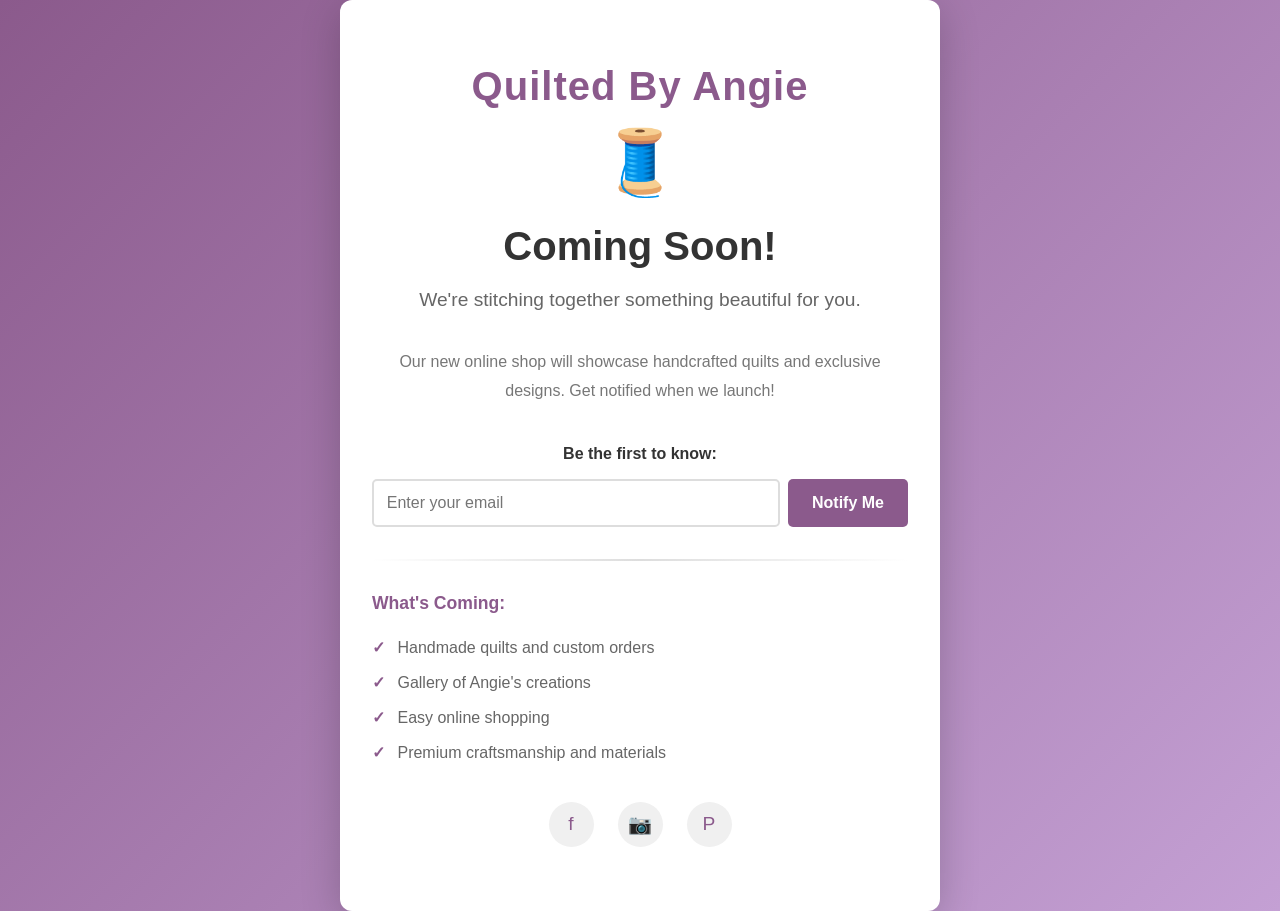
<file: index.html>
<!DOCTYPE html>
<html lang="en">
<head>
    <meta charset="UTF-8">
    <meta name="viewport" content="width=device-width, initial-scale=1.0">
    <title>Coming Soon - Quilted By Angie</title>
    <style>
        * {
            margin: 0;
            padding: 0;
            box-sizing: border-box;
        }

        body {
            font-family: 'Segoe UI', Tahoma, Geneva, Verdana, sans-serif;
            background: linear-gradient(135deg, #8b5a8c 0%, #c4a0d4 100%);
            min-height: 100vh;
            display: flex;
            align-items: center;
            justify-content: center;
            color: #333;
        }

        .container {
            text-align: center;
            background: white;
            padding: 4rem 2rem;
            border-radius: 12px;
            box-shadow: 0 10px 40px rgba(0, 0, 0, 0.2);
            max-width: 600px;
            width: 90%;
        }

        .logo {
            font-size: 2.5rem;
            color: #8b5a8c;
            font-weight: 700;
            letter-spacing: 1px;
            margin-bottom: 1rem;
        }

        .construction-icon {
            font-size: 4rem;
            margin-bottom: 1.5rem;
        }

        h1 {
            font-size: 2.5rem;
            color: #333;
            margin-bottom: 1rem;
            font-weight: 700;
        }

        .subtitle {
            font-size: 1.2rem;
            color: #666;
            margin-bottom: 2rem;
            line-height: 1.6;
        }

        .description {
            font-size: 1rem;
            color: #777;
            margin-bottom: 2.5rem;
            line-height: 1.8;
        }

        .newsletter {
            margin-bottom: 2rem;
        }

        .newsletter-label {
            display: block;
            font-weight: 600;
            margin-bottom: 1rem;
            color: #333;
        }

        .email-form {
            display: flex;
            gap: 0.5rem;
            margin-bottom: 1.5rem;
        }

        .email-form input {
            flex: 1;
            padding: 0.8rem;
            border: 2px solid #ddd;
            border-radius: 5px;
            font-size: 1rem;
            font-family: inherit;
        }

        .email-form input:focus {
            outline: none;
            border-color: #8b5a8c;
            box-shadow: 0 0 5px rgba(139, 90, 140, 0.2);
        }

        .btn {
            padding: 0.8rem 1.5rem;
            background-color: #8b5a8c;
            color: white;
            border: none;
            border-radius: 5px;
            font-size: 1rem;
            font-weight: 600;
            cursor: pointer;
            transition: all 0.3s;
        }

        .btn:hover {
            background-color: #6b4a6c;
            transform: translateY(-2px);
            box-shadow: 0 5px 15px rgba(0, 0, 0, 0.2);
        }

        .message {
            display: none;
            padding: 1rem;
            border-radius: 5px;
            margin-bottom: 1rem;
            font-weight: 600;
        }

        .message.success {
            background-color: #d4edda;
            color: #155724;
            display: block;
        }

        .message.error {
            background-color: #f8d7da;
            color: #721c24;
            display: block;
        }

        .divider {
            height: 2px;
            background: linear-gradient(to right, transparent, #ddd, transparent);
            margin: 2rem 0;
        }

        .features {
            text-align: left;
            margin-top: 2rem;
        }

        .features h3 {
            font-size: 1.1rem;
            color: #8b5a8c;
            margin-bottom: 1rem;
        }

        .features ul {
            list-style: none;
        }

        .features li {
            padding: 0.5rem 0;
            color: #666;
        }

        .features li:before {
            content: "✓ ";
            color: #8b5a8c;
            font-weight: bold;
            margin-right: 0.5rem;
        }

        .social-links {
            margin-top: 2rem;
            display: flex;
            justify-content: center;
            gap: 1.5rem;
        }

        .social-links a {
            width: 45px;
            height: 45px;
            display: flex;
            align-items: center;
            justify-content: center;
            background-color: #f0f0f0;
            color: #8b5a8c;
            border-radius: 50%;
            text-decoration: none;
            font-size: 1.2rem;
            transition: all 0.3s;
        }

        .social-links a:hover {
            background-color: #8b5a8c;
            color: white;
            transform: translateY(-3px);
        }

        @media (max-width: 600px) {
            .container {
                padding: 2rem 1.5rem;
            }

            h1 {
                font-size: 1.8rem;
            }

            .logo {
                font-size: 1.8rem;
            }

            .construction-icon {
                font-size: 3rem;
            }

            .email-form {
                flex-direction: column;
            }
        }
    </style>
</head>
<body>
    <div class="container">
        <div class="logo">Quilted By Angie</div>
        <div class="construction-icon">🧵</div>
        
        <h1>Coming Soon!</h1>
        <p class="subtitle">We're stitching together something beautiful for you.</p>
        
        <p class="description">
            Our new online shop will showcase handcrafted quilts and exclusive designs. 
            Get notified when we launch!
        </p>

        <div class="newsletter">
            <label class="newsletter-label">Be the first to know:</label>
            <div id="message" class="message"></div>
            <form id="notifyForm" class="email-form">
                <input 
                    type="email" 
                    id="email" 
                    placeholder="Enter your email" 
                    required
                    autocomplete="email"
                >
                <button type="submit" class="btn">Notify Me</button>
            </form>
        </div>

        <div class="divider"></div>

        <div class="features">
            <h3>What's Coming:</h3>
            <ul>
                <li>Handmade quilts and custom orders</li>
                <li>Gallery of Angie's creations</li>
                <li>Easy online shopping</li>
                <li>Premium craftsmanship and materials</li>
            </ul>
        </div>

        <div class="social-links">
            <a href="#" title="Facebook">f</a>
            <a href="#" title="Instagram">📷</a>
            <a href="#" title="Pinterest">P</a>
        </div>
    </div>

    <script>
        document.getElementById('notifyForm').addEventListener('submit', (e) => {
            e.preventDefault();
            
            const email = document.getElementById('email').value;
            const message = document.getElementById('message');
            
            let subscribers = JSON.parse(localStorage.getItem('subscribers')) || [];
            
            if (subscribers.includes(email)) {
                message.textContent = 'You\'re already on our list!';
                message.className = 'message error';
            } else {
                subscribers.push(email);
                localStorage.setItem('subscribers', JSON.stringify(subscribers));
                
                message.textContent = '✓ Thanks! Check your email for updates.';
                message.className = 'message success';
                
                document.getElementById('notifyForm').reset();
                
                setTimeout(() => {
                    message.className = 'message';
                }, 5000);
            }
        });
    </script>
</body>
</html>
</file>
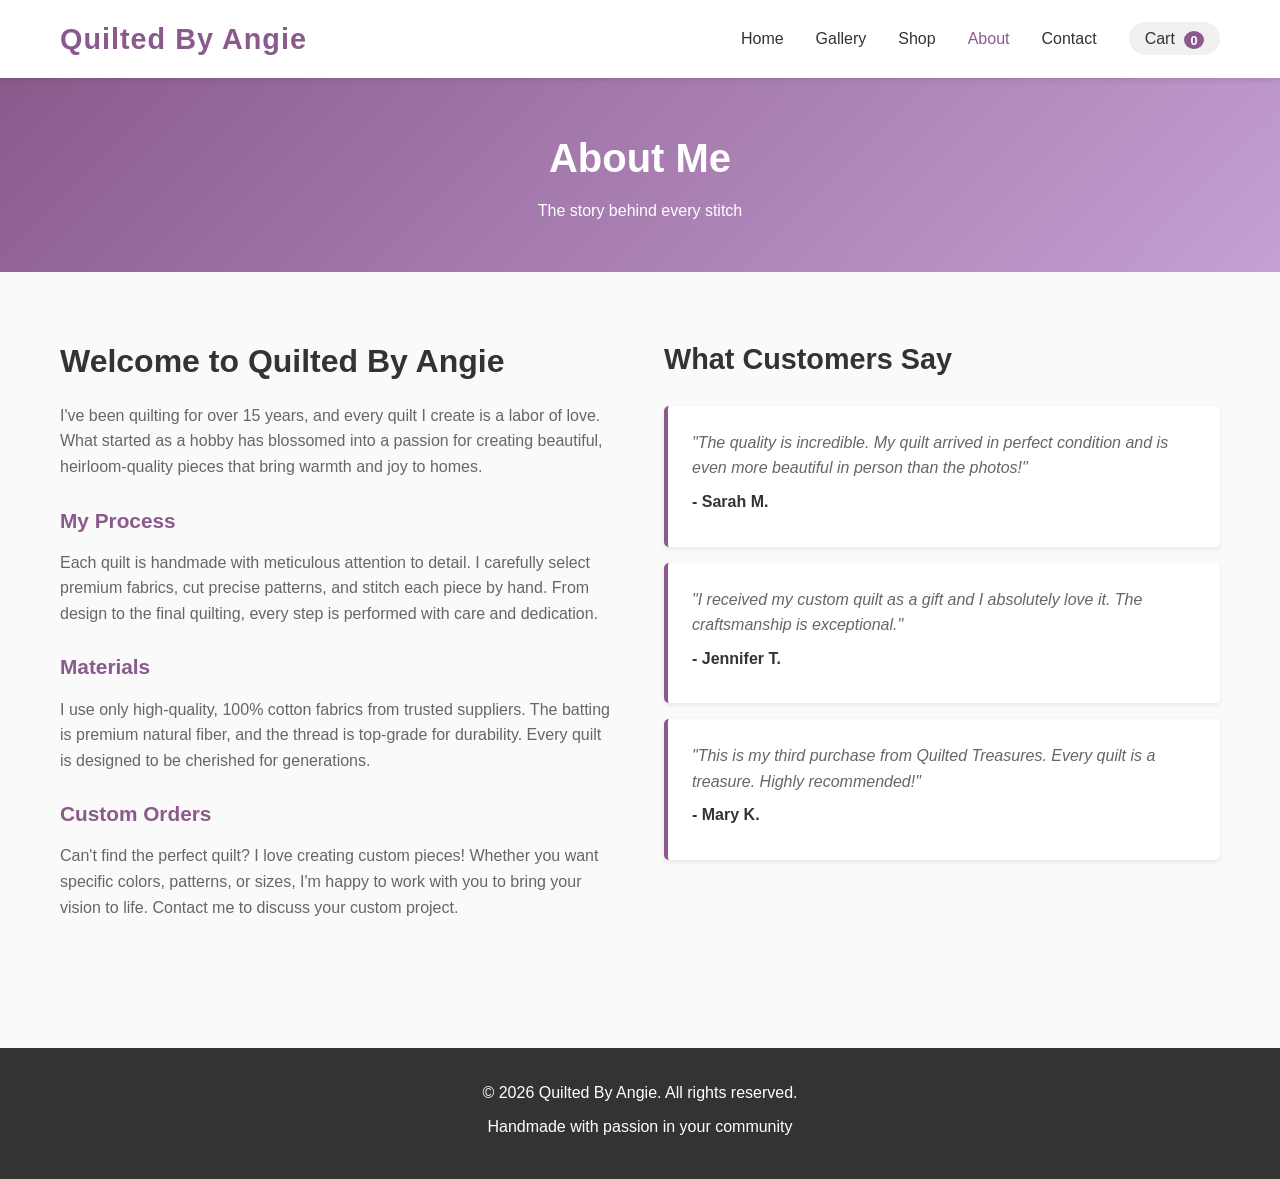
<file: about.html>
<!DOCTYPE html>
<html lang="en">
<head>
    <meta charset="UTF-8">
    <meta name="viewport" content="width=device-width, initial-scale=1.0">
    <title>About - Quilted By Angie</title>
    <link rel="stylesheet" href="styles.css">
</head>
<body>
    <nav class="navbar">
        <div class="container">
            <h1 class="logo">Quilted By Angie</h1>
            <ul class="nav-links">
                <li><a href="index.html">Home</a></li>
                <li><a href="gallery.html">Gallery</a></li>
                <li><a href="shop.html">Shop</a></li>
                <li><a href="about.html" class="active">About</a></li>
                <li><a href="contact.html">Contact</a></li>
                <li><a href="#cart" class="cart-link">Cart <span class="cart-count">0</span></a></li>
            </ul>
        </div>
    </nav>

    <section class="page-header">
        <h1>About Me</h1>
        <p>The story behind every stitch</p>
    </section>

    <section class="about">
        <div class="container">
            <div class="about-content">
                <div class="about-text">
                    <h2>Welcome to Quilted By Angie</h2>
                    <p>I've been quilting for over 15 years, and every quilt I create is a labor of love. What started as a hobby has blossomed into a passion for creating beautiful, heirloom-quality pieces that bring warmth and joy to homes.</p>
                    
                    <h3>My Process</h3>
                    <p>Each quilt is handmade with meticulous attention to detail. I carefully select premium fabrics, cut precise patterns, and stitch each piece by hand. From design to the final quilting, every step is performed with care and dedication.</p>
                    
                    <h3>Materials</h3>
                    <p>I use only high-quality, 100% cotton fabrics from trusted suppliers. The batting is premium natural fiber, and the thread is top-grade for durability. Every quilt is designed to be cherished for generations.</p>
                    
                    <h3>Custom Orders</h3>
                    <p>Can't find the perfect quilt? I love creating custom pieces! Whether you want specific colors, patterns, or sizes, I'm happy to work with you to bring your vision to life. Contact me to discuss your custom project.</p>
                </div>

                <div class="testimonials">
                    <h2>What Customers Say</h2>
                    <div class="testimonial">
                        <p>"The quality is incredible. My quilt arrived in perfect condition and is even more beautiful in person than the photos!"</p>
                        <p class="author">- Sarah M.</p>
                    </div>
                    <div class="testimonial">
                        <p>"I received my custom quilt as a gift and I absolutely love it. The craftsmanship is exceptional."</p>
                        <p class="author">- Jennifer T.</p>
                    </div>
                    <div class="testimonial">
                        <p>"This is my third purchase from Quilted Treasures. Every quilt is a treasure. Highly recommended!"</p>
                        <p class="author">- Mary K.</p>
                    </div>
                </div>
            </div>
        </div>
    </section>

    <footer>
        <div class="container">
            <p>&copy; 2026 Quilted By Angie. All rights reserved.</p>
            <p>Handmade with passion in your community</p>
        </div>
    </footer>

    <script src="data.js"></script>
    <script src="app.js"></script>
</body>
</html>
</file>
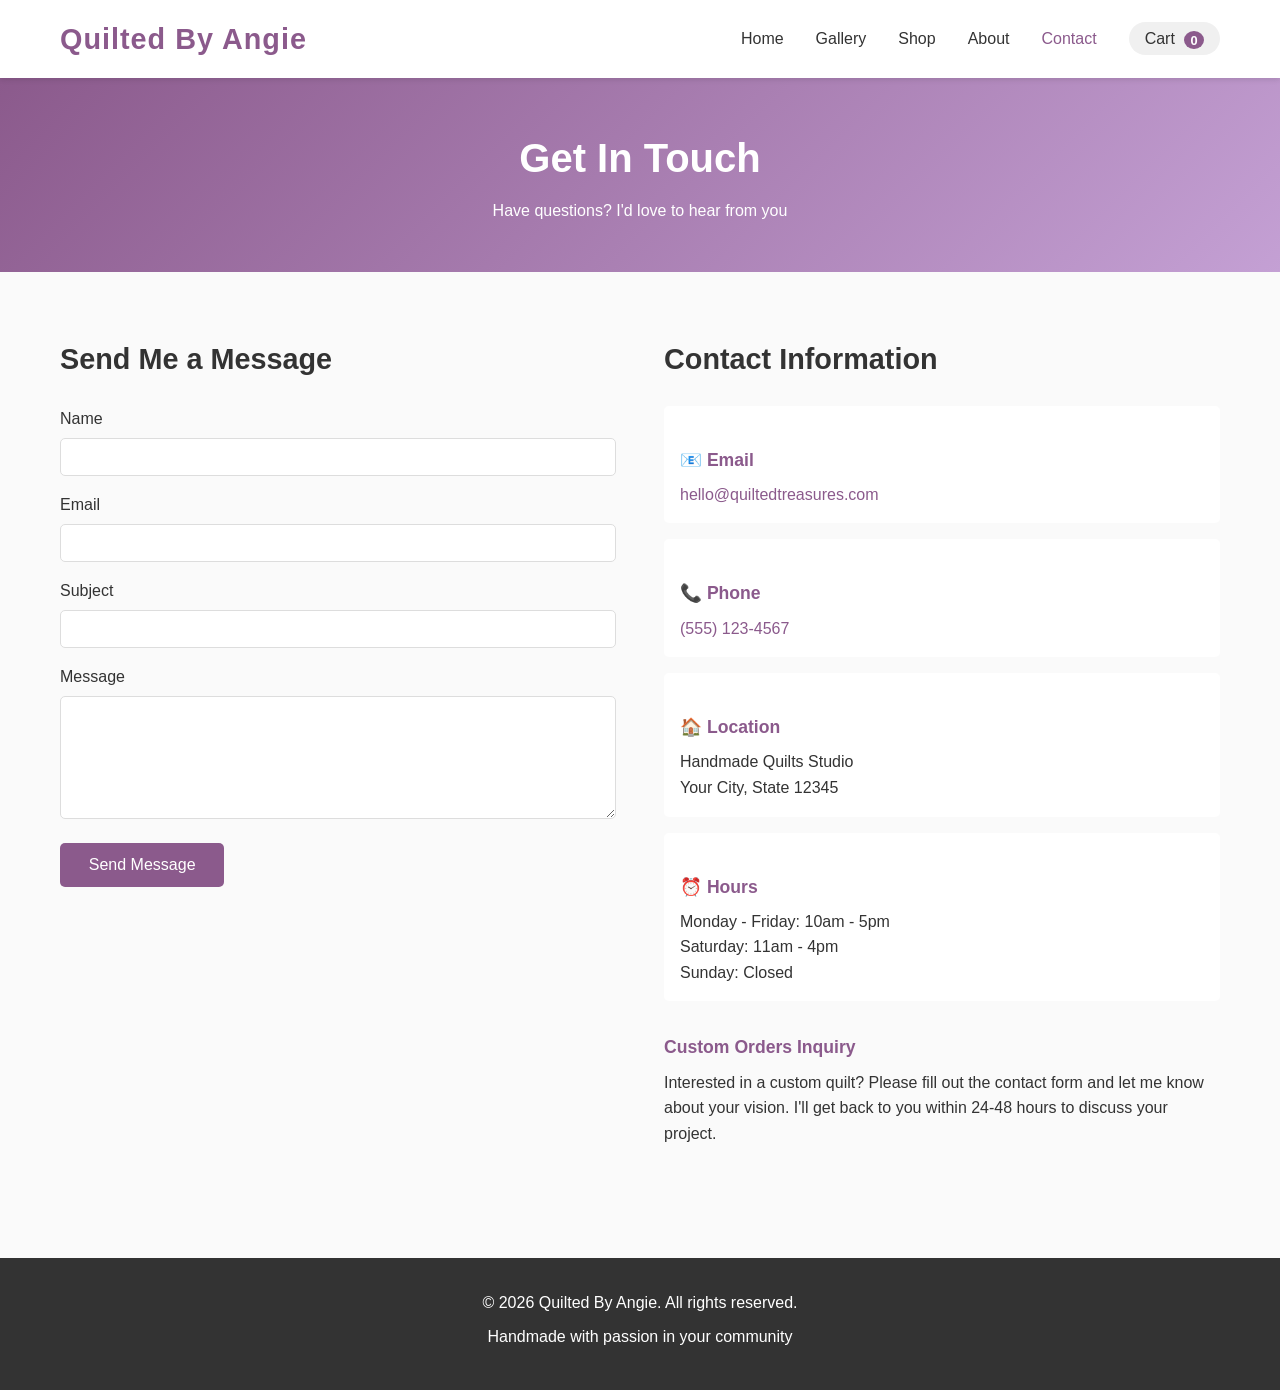
<file: contact.html>
<!DOCTYPE html>
<html lang="en">
<head>
    <meta charset="UTF-8">
    <meta name="viewport" content="width=device-width, initial-scale=1.0">
    <title>Contact - Quilted By Angie</title>
    <link rel="stylesheet" href="styles.css">
</head>
<body>
    <nav class="navbar">
        <div class="container">
            <h1 class="logo">Quilted By Angie</h1>
            <ul class="nav-links">
                <li><a href="index.html">Home</a></li>
                <li><a href="gallery.html">Gallery</a></li>
                <li><a href="shop.html">Shop</a></li>
                <li><a href="about.html">About</a></li>
                <li><a href="contact.html" class="active">Contact</a></li>
                <li><a href="#cart" class="cart-link">Cart <span class="cart-count">0</span></a></li>
            </ul>
        </div>
    </nav>

    <section class="page-header">
        <h1>Get In Touch</h1>
        <p>Have questions? I'd love to hear from you</p>
    </section>

    <section class="contact">
        <div class="container">
            <div class="contact-layout">
                <div class="contact-form">
                    <h2>Send Me a Message</h2>
                    <form id="contactForm">
                        <div class="form-group">
                            <label>Name</label>
                            <input type="text" id="contactName" required>
                        </div>
                        <div class="form-group">
                            <label>Email</label>
                            <input type="email" id="contactEmail" required>
                        </div>
                        <div class="form-group">
                            <label>Subject</label>
                            <input type="text" id="subject" required>
                        </div>
                        <div class="form-group">
                            <label>Message</label>
                            <textarea id="message" rows="6" required></textarea>
                        </div>
                        <button type="submit" class="btn btn-primary">Send Message</button>
                    </form>
                    <div id="formMessage" class="form-message"></div>
                </div>

                <div class="contact-info">
                    <h2>Contact Information</h2>
                    <div class="info-item">
                        <h3>📧 Email</h3>
                        <p><a href="mailto:hello@quiltedtreasures.com">hello@quiltedtreasures.com</a></p>
                    </div>
                    <div class="info-item">
                        <h3>📞 Phone</h3>
                        <p><a href="tel:+15551234567">(555) 123-4567</a></p>
                    </div>
                    <div class="info-item">
                        <h3>🏠 Location</h3>
                        <p>Handmade Quilts Studio<br>Your City, State 12345</p>
                    </div>
                    <div class="info-item">
                        <h3>⏰ Hours</h3>
                        <p>Monday - Friday: 10am - 5pm<br>Saturday: 11am - 4pm<br>Sunday: Closed</p>
                    </div>

                    <h3 style="margin-top: 2rem;">Custom Orders Inquiry</h3>
                    <p>Interested in a custom quilt? Please fill out the contact form and let me know about your vision. I'll get back to you within 24-48 hours to discuss your project.</p>
                </div>
            </div>
        </div>
    </section>

    <footer>
        <div class="container">
            <p>&copy; 2026 Quilted By Angie. All rights reserved.</p>
            <p>Handmade with passion in your community</p>
        </div>
    </footer>

    <script src="data.js"></script>
    <script src="app.js"></script>
    <script src="contact.js"></script>
</body>
</html>
</file>
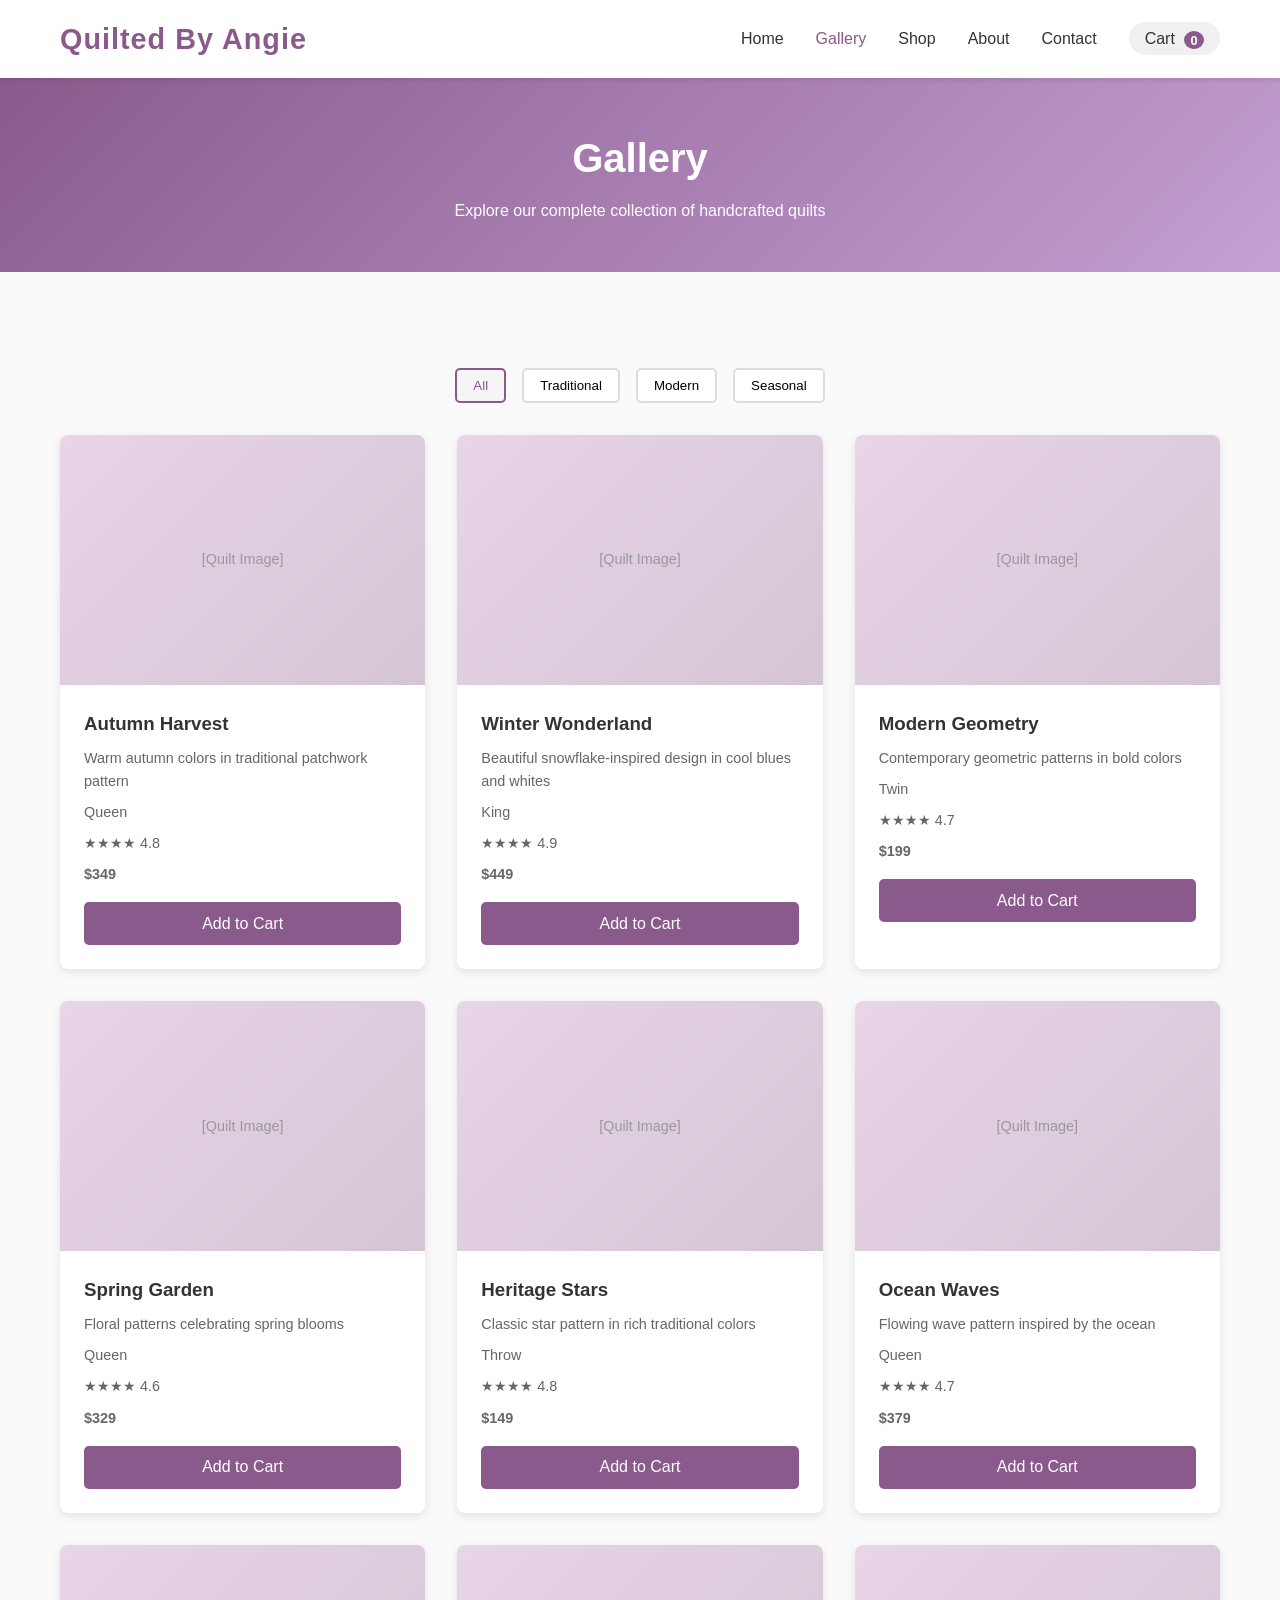
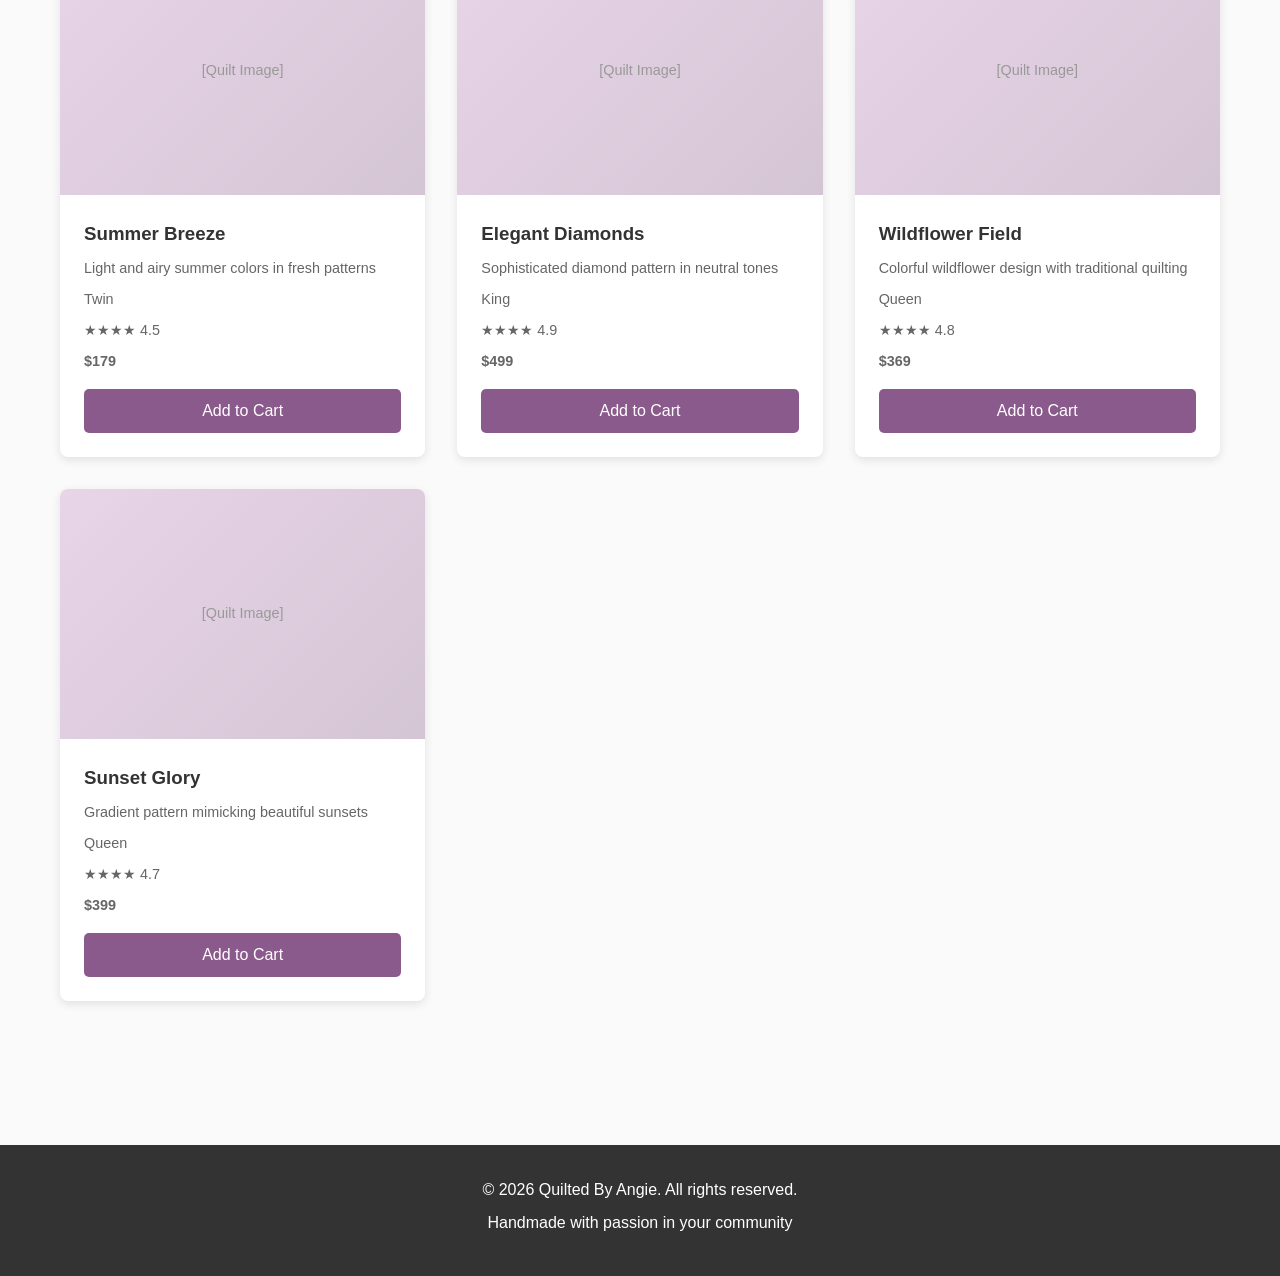
<file: gallery.html>
<!DOCTYPE html>
<html lang="en">
<head>
    <meta charset="UTF-8">
    <meta name="viewport" content="width=device-width, initial-scale=1.0">
    <title>Gallery - Quilted By Angie</title>
    <link rel="stylesheet" href="styles.css">
</head>
<body>
    <nav class="navbar">
        <div class="container">
            <h1 class="logo">Quilted By Angie</h1>
            <ul class="nav-links">
                <li><a href="index.html">Home</a></li>
                <li><a href="gallery.html" class="active">Gallery</a></li>
                <li><a href="shop.html">Shop</a></li>
                <li><a href="about.html">About</a></li>
                <li><a href="contact.html">Contact</a></li>
                <li><a href="#cart" class="cart-link">Cart <span class="cart-count">0</span></a></li>
            </ul>
        </div>
    </nav>

    <section class="page-header">
        <h1>Gallery</h1>
        <p>Explore our complete collection of handcrafted quilts</p>
    </section>

    <section class="gallery">
        <div class="container">
            <div class="filter-buttons">
                <button class="filter-btn active" data-filter="all">All</button>
                <button class="filter-btn" data-filter="traditional">Traditional</button>
                <button class="filter-btn" data-filter="modern">Modern</button>
                <button class="filter-btn" data-filter="seasonal">Seasonal</button>
            </div>
            <div class="gallery-grid" id="galleryGrid">
                <!-- Populated by JavaScript -->
            </div>
        </div>
    </section>

    <footer>
        <div class="container">
            <p>&copy; 2026 Quilted By Angie. All rights reserved.</p>
            <p>Handmade with passion in your community</p>
        </div>
    </footer>

    <script src="data.js"></script>
    <script src="app.js"></script>
    <script src="gallery.js"></script>
</body>
</html>
</file>
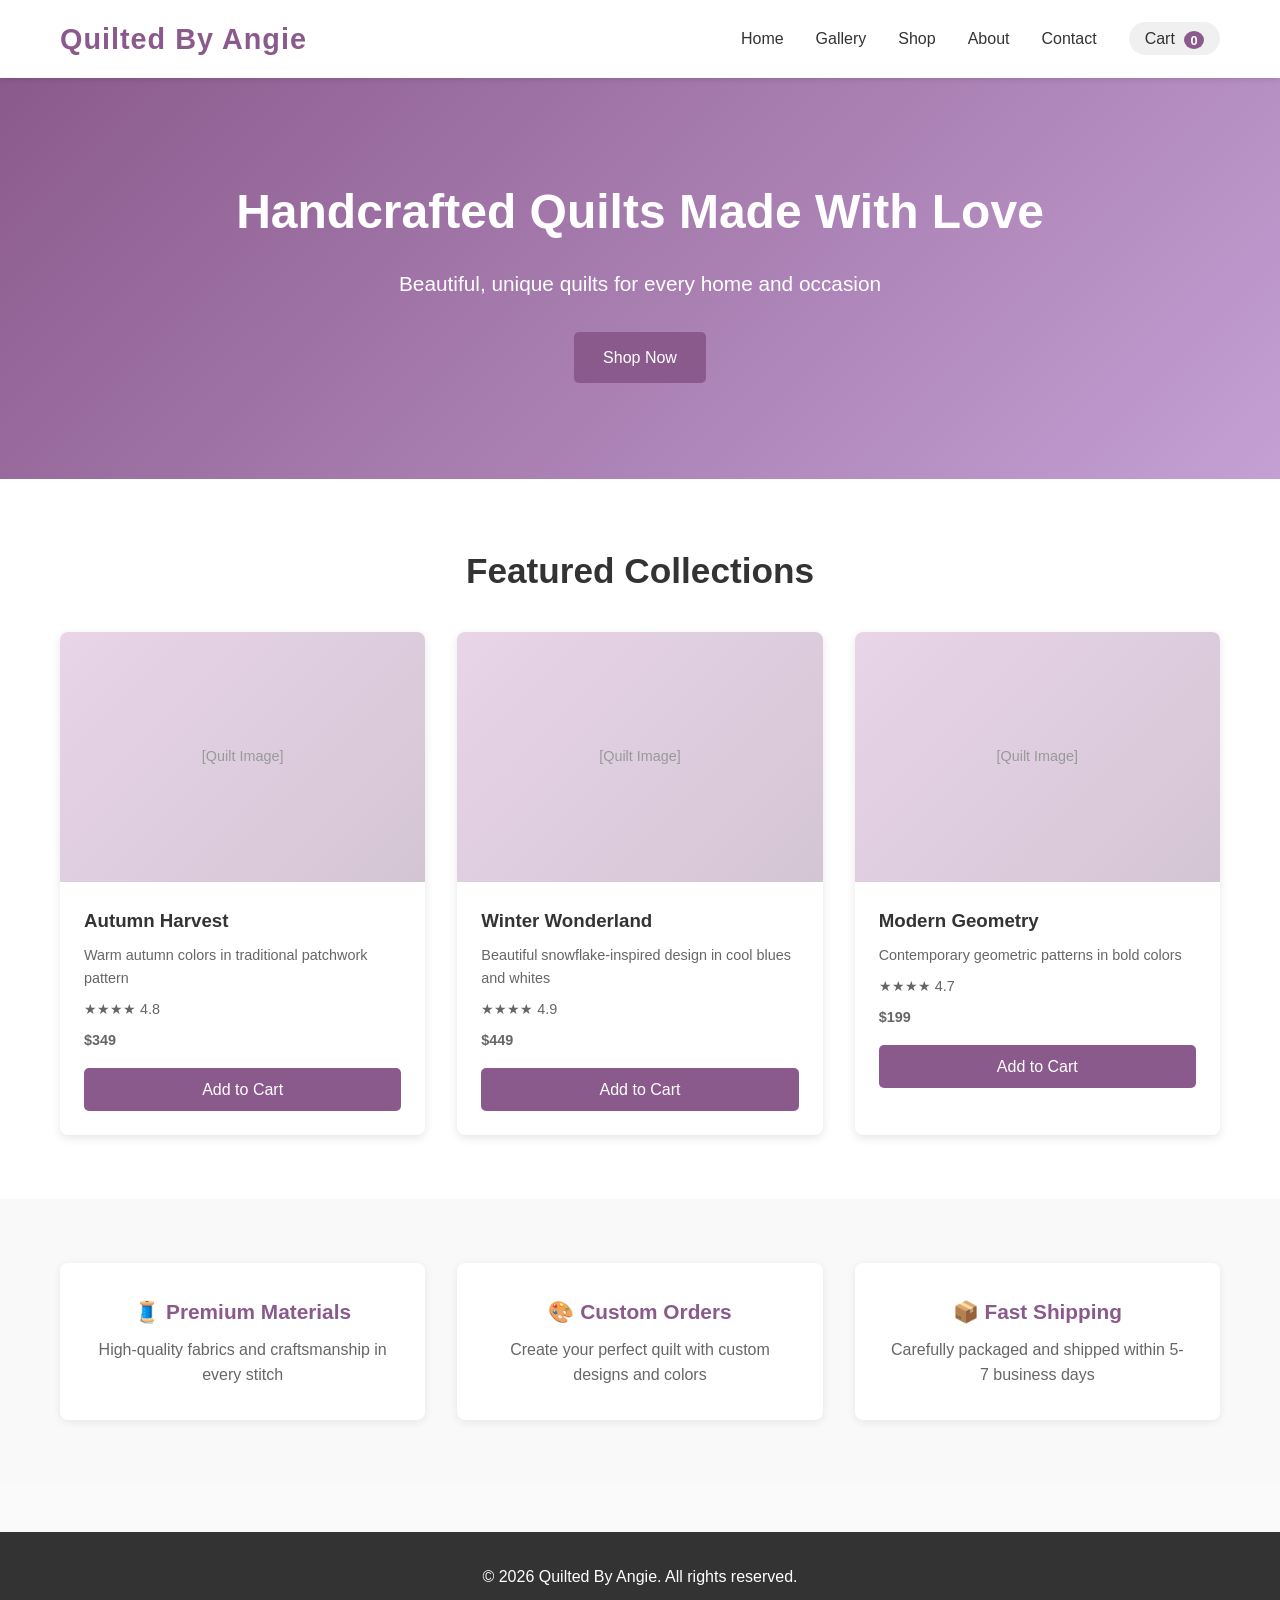
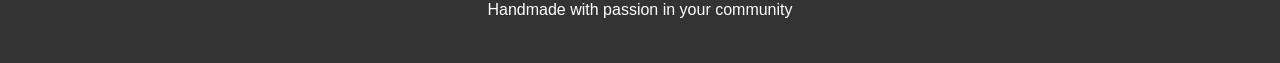
<file: index copy.html>
<!DOCTYPE html>
<html lang="en">
<head>
    <meta charset="UTF-8">
    <meta name="viewport" content="width=device-width, initial-scale=1.0">
    <title>Quilted By Angie - Handmade Quilts</title>
    <link rel="stylesheet" href="styles.css">
</head>
<body>
    <nav class="navbar">
        <div class="container">
            <h1 class="logo">Quilted By Angie</h1>
            <ul class="nav-links">
                <li><a href="index.html">Home</a></li>
                <li><a href="gallery.html">Gallery</a></li>
                <li><a href="shop.html">Shop</a></li>
                <li><a href="about.html">About</a></li>
                <li><a href="contact.html">Contact</a></li>
                <li><a href="#cart" class="cart-link">Cart <span class="cart-count">0</span></a></li>
            </ul>
        </div>
    </nav>

    <section class="hero">
        <div class="hero-content">
            <h2>Handcrafted Quilts Made With Love</h2>
            <p>Beautiful, unique quilts for every home and occasion</p>
            <a href="shop.html" class="btn btn-primary">Shop Now</a>
        </div>
    </section>

    <section class="featured">
        <div class="container">
            <h2>Featured Collections</h2>
            <div class="featured-grid" id="featuredQuilts">
                <!-- Populated by JavaScript -->
            </div>
        </div>
    </section>

    <section class="info">
        <div class="container">
            <div class="info-cards">
                <div class="info-card">
                    <h3>🧵 Premium Materials</h3>
                    <p>High-quality fabrics and craftsmanship in every stitch</p>
                </div>
                <div class="info-card">
                    <h3>🎨 Custom Orders</h3>
                    <p>Create your perfect quilt with custom designs and colors</p>
                </div>
                <div class="info-card">
                    <h3>📦 Fast Shipping</h3>
                    <p>Carefully packaged and shipped within 5-7 business days</p>
                </div>
            </div>
        </div>
    </section>

    <footer>
        <div class="container">
            <p>&copy; 2026 Quilted By Angie. All rights reserved.</p>
            <p>Handmade with passion in your community</p>
        </div>
    </footer>

    <script src="data.js"></script>
    <script src="app.js"></script>
</body>
</html>
</file>
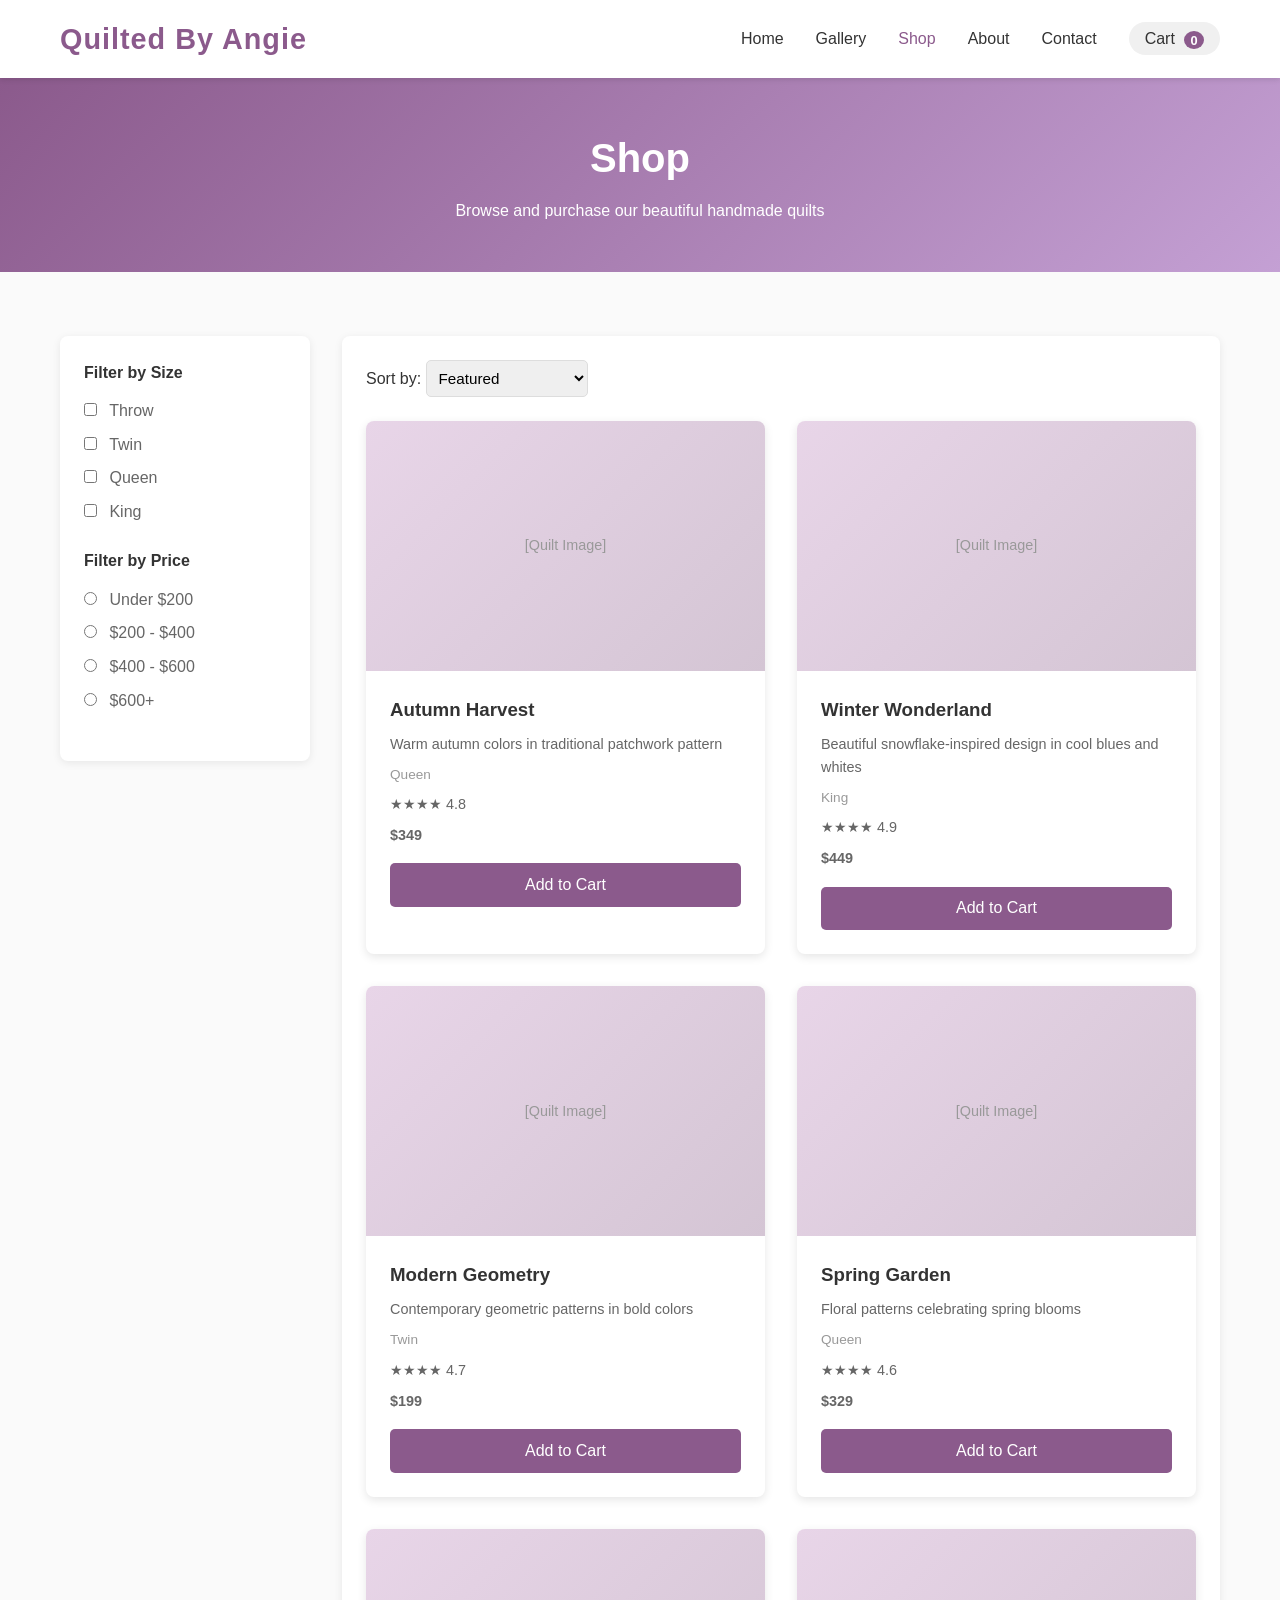
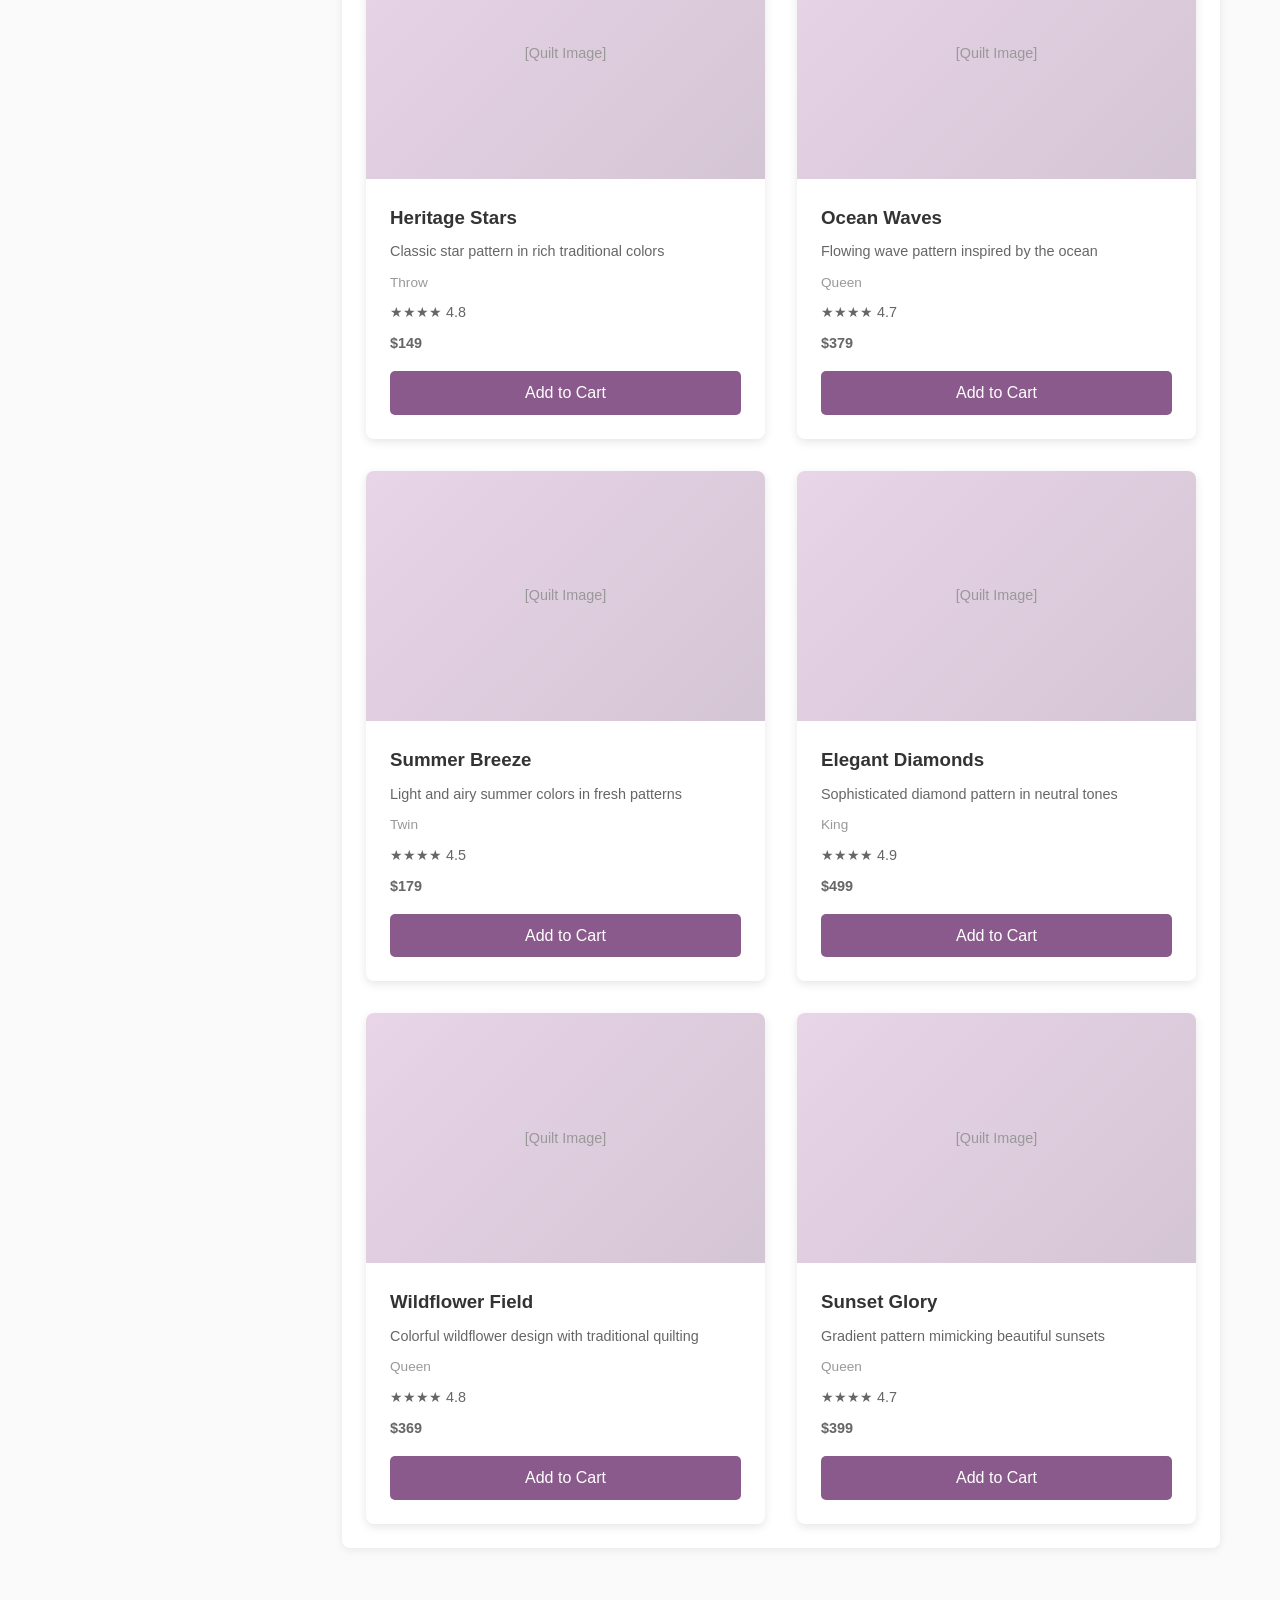
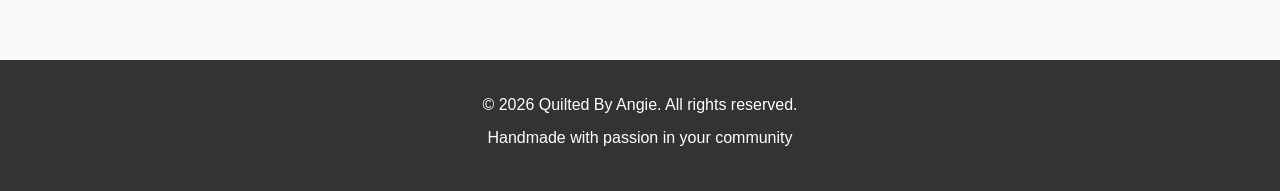
<file: shop.html>
<!DOCTYPE html>
<html lang="en">
<head>
    <meta charset="UTF-8">
    <meta name="viewport" content="width=device-width, initial-scale=1.0">
    <title>Shop - Quilted By Angie</title>
    <link rel="stylesheet" href="styles.css">
</head>
<body>
    <nav class="navbar">
        <div class="container">
            <h1 class="logo">Quilted By Angie</h1>
            <ul class="nav-links">
                <li><a href="index.html">Home</a></li>
                <li><a href="gallery.html">Gallery</a></li>
                <li><a href="shop.html" class="active">Shop</a></li>
                <li><a href="about.html">About</a></li>
                <li><a href="contact.html">Contact</a></li>
                <li><a href="#cart" class="cart-link">Cart <span class="cart-count">0</span></a></li>
            </ul>
        </div>
    </nav>

    <section class="page-header">
        <h1>Shop</h1>
        <p>Browse and purchase our beautiful handmade quilts</p>
    </section>

    <section class="shop">
        <div class="container">
            <div class="shop-layout">
                <aside class="sidebar">
                    <div class="filter-group">
                        <h3>Filter by Size</h3>
                        <label><input type="checkbox" value="throw" class="size-filter"> Throw</label>
                        <label><input type="checkbox" value="twin" class="size-filter"> Twin</label>
                        <label><input type="checkbox" value="queen" class="size-filter"> Queen</label>
                        <label><input type="checkbox" value="king" class="size-filter"> King</label>
                    </div>
                    <div class="filter-group">
                        <h3>Filter by Price</h3>
                        <label><input type="radio" name="price" value="0-200" class="price-filter"> Under $200</label>
                        <label><input type="radio" name="price" value="200-400" class="price-filter"> $200 - $400</label>
                        <label><input type="radio" name="price" value="400-600" class="price-filter"> $400 - $600</label>
                        <label><input type="radio" name="price" value="600+" class="price-filter"> $600+</label>
                    </div>
                </aside>

                <main class="shop-content">
                    <div class="shop-controls">
                        <label>Sort by:
                            <select id="sortSelect">
                                <option value="featured">Featured</option>
                                <option value="price-low">Price: Low to High</option>
                                <option value="price-high">Price: High to Low</option>
                                <option value="newest">Newest</option>
                            </select>
                        </label>
                    </div>
                    <div class="shop-grid" id="shopGrid">
                        <!-- Populated by JavaScript -->
                    </div>
                </main>
            </div>
        </div>
    </section>

    <!-- Cart Modal -->
    <div id="cartModal" class="modal">
        <div class="modal-content">
            <span class="close">&times;</span>
            <h2>Shopping Cart</h2>
            <div id="cartItems" class="cart-items">
                <!-- Populated by JavaScript -->
            </div>
            <div class="cart-summary">
                <p>Subtotal: <strong id="subtotal">$0.00</strong></p>
                <p>Tax (8%): <strong id="tax">$0.00</strong></p>
                <p class="total">Total: <strong id="total">$0.00</strong></p>
            </div>
            <button class="btn btn-primary" id="checkoutBtn">Proceed to Checkout</button>
            <button class="btn btn-secondary" id="continueShopping">Continue Shopping</button>
        </div>
    </div>

    <!-- Checkout Modal -->
    <div id="checkoutModal" class="modal">
        <div class="modal-content">
            <span class="close">&times;</span>
            <h2>Checkout</h2>
            <form id="checkoutForm">
                <h3>Shipping Information</h3>
                <div class="form-group">
                    <label>Full Name</label>
                    <input type="text" id="fullName" required>
                </div>
                <div class="form-group">
                    <label>Email</label>
                    <input type="email" id="email" required>
                </div>
                <div class="form-group">
                    <label>Phone</label>
                    <input type="tel" id="phone" required>
                </div>
                <div class="form-group">
                    <label>Address</label>
                    <input type="text" id="address" required>
                </div>
                <div class="form-row">
                    <div class="form-group">
                        <label>City</label>
                        <input type="text" id="city" required>
                    </div>
                    <div class="form-group">
                        <label>State</label>
                        <input type="text" id="state" required>
                    </div>
                    <div class="form-group">
                        <label>ZIP</label>
                        <input type="text" id="zip" required>
                    </div>
                </div>

                <h3>Payment Information</h3>
                <div class="form-group">
                    <label>Card Name</label>
                    <input type="text" id="cardName" required>
                </div>
                <div class="form-group">
                    <label>Card Number</label>
                    <input type="text" id="cardNumber" placeholder="1234 5678 9012 3456" required>
                </div>
                <div class="form-row">
                    <div class="form-group">
                        <label>Expiry</label>
                        <input type="text" id="expiry" placeholder="MM/YY" required>
                    </div>
                    <div class="form-group">
                        <label>CVV</label>
                        <input type="text" id="cvv" placeholder="123" required>
                    </div>
                </div>

                <button type="submit" class="btn btn-primary">Complete Purchase</button>
                <button type="button" class="btn btn-secondary" id="backToCart">Back to Cart</button>
            </form>
        </div>
    </div>

    <!-- Confirmation Modal -->
    <div id="confirmationModal" class="modal">
        <div class="modal-content confirmation">
            <h2>✓ Order Confirmed!</h2>
            <p>Thank you for your purchase! Your quilts will be carefully shipped to you soon.</p>
            <p id="orderNumber">Order #: <strong></strong></p>
            <p>A confirmation email has been sent to <strong id="confirmEmail"></strong></p>
            <button class="btn btn-primary" id="continueShoppingBtn">Continue Shopping</button>
        </div>
    </div>

    <footer>
        <div class="container">
            <p>&copy; 2026 Quilted By Angie. All rights reserved.</p>
            <p>Handmade with passion in your community</p>
        </div>
    </footer>

    <script src="data.js"></script>
    <script src="app.js"></script>
    <script src="shop.js"></script>
</body>
</html>
</file>
<file: styles.css>
* {
    margin: 0;
    padding: 0;
    box-sizing: border-box;
}

body {
    font-family: 'Segoe UI', Tahoma, Geneva, Verdana, sans-serif;
    line-height: 1.6;
    color: #333;
    background-color: #fafafa;
}

.container {
    max-width: 1200px;
    margin: 0 auto;
    padding: 0 20px;
}

/* Navigation */
.navbar {
    background-color: #fff;
    box-shadow: 0 2px 5px rgba(0,0,0,0.1);
    position: sticky;
    top: 0;
    z-index: 100;
}

.navbar .container {
    display: flex;
    justify-content: space-between;
    align-items: center;
    padding: 1rem 20px;
}

.logo {
    font-size: 1.8rem;
    color: #8b5a8c;
    font-weight: 700;
    letter-spacing: 1px;
}

.nav-links {
    display: flex;
    list-style: none;
    gap: 2rem;
    align-items: center;
}

.nav-links a {
    text-decoration: none;
    color: #333;
    font-weight: 500;
    transition: color 0.3s;
}

.nav-links a:hover,
.nav-links a.active {
    color: #8b5a8c;
}

.cart-link {
    position: relative;
    background-color: #f0f0f0;
    padding: 0.5rem 1rem;
    border-radius: 20px;
}

.cart-count {
    background-color: #8b5a8c;
    color: white;
    border-radius: 50%;
    padding: 0.1rem 0.4rem;
    font-size: 0.8rem;
    font-weight: bold;
    margin-left: 0.3rem;
}

/* Hero Section */
.hero {
    background: linear-gradient(135deg, #8b5a8c 0%, #c4a0d4 100%);
    color: white;
    padding: 6rem 20px;
    text-align: center;
}

.hero-content h2 {
    font-size: 3rem;
    margin-bottom: 1rem;
}

.hero-content p {
    font-size: 1.3rem;
    margin-bottom: 2rem;
}

/* Buttons */
.btn {
    padding: 0.8rem 1.8rem;
    border: none;
    border-radius: 5px;
    font-size: 1rem;
    cursor: pointer;
    transition: all 0.3s;
    text-decoration: none;
    display: inline-block;
}

.btn-primary {
    background-color: #8b5a8c;
    color: white;
}

.btn-primary:hover {
    background-color: #6b4a6c;
    transform: translateY(-2px);
    box-shadow: 0 5px 15px rgba(0,0,0,0.2);
}

.btn-secondary {
    background-color: #ddd;
    color: #333;
}

.btn-secondary:hover {
    background-color: #ccc;
}

/* Sections */
section {
    padding: 4rem 20px;
}

/* Featured Section */
.featured {
    background-color: #fff;
}

.featured h2 {
    font-size: 2.2rem;
    margin-bottom: 2rem;
    text-align: center;
    color: #333;
}

.featured-grid {
    display: grid;
    grid-template-columns: repeat(auto-fit, minmax(250px, 1fr));
    gap: 2rem;
}

.quilt-card {
    background: white;
    border-radius: 8px;
    overflow: hidden;
    box-shadow: 0 3px 10px rgba(0,0,0,0.1);
    transition: transform 0.3s, box-shadow 0.3s;
}

.quilt-card:hover {
    transform: translateY(-5px);
    box-shadow: 0 8px 20px rgba(0,0,0,0.15);
}

.quilt-image {
    width: 100%;
    height: 250px;
    background: linear-gradient(135deg, #e8d5e8, #d4c5d4);
    display: flex;
    align-items: center;
    justify-content: center;
    color: #999;
    font-size: 0.9rem;
}

.quilt-info {
    padding: 1.5rem;
}

.quilt-info h3 {
    color: #333;
    margin-bottom: 0.5rem;
}

.quilt-info p {
    color: #666;
    font-size: 0.9rem;
    margin-bottom: 0.5rem;
}

.price {
    font-size: 1.3rem;
    color: #8b5a8c;
    font-weight: bold;
    margin: 0.5rem 0;
}

.rating {
    color: #f39c12;
    font-size: 0.9rem;
}

.add-to-cart-btn {
    width: 100%;
    margin-top: 0.5rem;
}

/* Info Section */
.info {
    background-color: #f9f9f9;
}

.info h2 {
    font-size: 2rem;
    text-align: center;
    margin-bottom: 2rem;
}

.info-cards {
    display: grid;
    grid-template-columns: repeat(auto-fit, minmax(280px, 1fr));
    gap: 2rem;
}

.info-card {
    background: white;
    padding: 2rem;
    border-radius: 8px;
    text-align: center;
    box-shadow: 0 2px 8px rgba(0,0,0,0.08);
}

.info-card h3 {
    font-size: 1.3rem;
    margin-bottom: 0.5rem;
    color: #8b5a8c;
}

.info-card p {
    color: #666;
}

/* Page Header */
.page-header {
    background: linear-gradient(135deg, #8b5a8c 0%, #c4a0d4 100%);
    color: white;
    text-align: center;
    padding: 3rem 20px;
}

.page-header h1 {
    font-size: 2.5rem;
    margin-bottom: 0.5rem;
}

/* Gallery */
.gallery .container {
    padding: 2rem 20px;
}

.filter-buttons {
    display: flex;
    justify-content: center;
    gap: 1rem;
    margin-bottom: 2rem;
    flex-wrap: wrap;
}

.filter-btn {
    padding: 0.5rem 1rem;
    border: 2px solid #ddd;
    background: white;
    border-radius: 5px;
    cursor: pointer;
    transition: all 0.3s;
}

.filter-btn:hover,
.filter-btn.active {
    border-color: #8b5a8c;
    color: #8b5a8c;
    background-color: #f5f5f5;
}

.gallery-grid {
    display: grid;
    grid-template-columns: repeat(auto-fill, minmax(280px, 1fr));
    gap: 2rem;
}

/* Shop */
.shop-layout {
    display: grid;
    grid-template-columns: 250px 1fr;
    gap: 2rem;
}

.sidebar {
    background: white;
    padding: 1.5rem;
    border-radius: 8px;
    height: fit-content;
    box-shadow: 0 2px 8px rgba(0,0,0,0.08);
}

.filter-group {
    margin-bottom: 1.5rem;
}

.filter-group h3 {
    font-size: 1rem;
    margin-bottom: 0.8rem;
    color: #333;
}

.filter-group label {
    display: block;
    margin-bottom: 0.5rem;
    cursor: pointer;
    color: #666;
}

.filter-group input {
    margin-right: 0.5rem;
    cursor: pointer;
}

.shop-content {
    background: white;
    padding: 1.5rem;
    border-radius: 8px;
    box-shadow: 0 2px 8px rgba(0,0,0,0.08);
}

.shop-controls {
    margin-bottom: 1.5rem;
    display: flex;
    justify-content: space-between;
    align-items: center;
}

.shop-controls select {
    padding: 0.5rem;
    border: 1px solid #ddd;
    border-radius: 5px;
    font-size: 0.95rem;
}

.shop-grid {
    display: grid;
    grid-template-columns: repeat(auto-fill, minmax(280px, 1fr));
    gap: 2rem;
}

/* Modal */
.modal {
    display: none;
    position: fixed;
    z-index: 1000;
    left: 0;
    top: 0;
    width: 100%;
    height: 100%;
    background-color: rgba(0,0,0,0.5);
    overflow-y: auto;
}

.modal-content {
    background-color: white;
    margin: 5% auto;
    padding: 2rem;
    border-radius: 8px;
    width: 90%;
    max-width: 600px;
    max-height: 90vh;
    overflow-y: auto;
}

.close {
    color: #aaa;
    float: right;
    font-size: 28px;
    font-weight: bold;
    cursor: pointer;
}

.close:hover {
    color: #000;
}

.modal h2 {
    margin-bottom: 1.5rem;
    color: #333;
}

.modal h3 {
    margin-top: 1.5rem;
    margin-bottom: 1rem;
    font-size: 1.1rem;
    color: #333;
}

/* Cart */
.cart-items {
    margin-bottom: 1.5rem;
}

.cart-item {
    display: flex;
    justify-content: space-between;
    align-items: center;
    padding: 1rem;
    border: 1px solid #eee;
    border-radius: 5px;
    margin-bottom: 1rem;
}

.cart-item-info h4 {
    margin-bottom: 0.25rem;
}

.cart-item-info p {
    color: #666;
    font-size: 0.9rem;
}

.cart-item-qty {
    display: flex;
    align-items: center;
    gap: 0.5rem;
}

.cart-item-qty button {
    background: #f0f0f0;
    border: none;
    width: 25px;
    height: 25px;
    cursor: pointer;
    border-radius: 3px;
}

.cart-item-qty button:hover {
    background: #ddd;
}

.remove-item {
    background: #f5f5f5;
    border: none;
    padding: 0.3rem 0.8rem;
    border-radius: 3px;
    cursor: pointer;
    font-size: 0.85rem;
}

.remove-item:hover {
    background: #e0e0e0;
}

.cart-summary {
    background: #f5f5f5;
    padding: 1rem;
    border-radius: 5px;
    margin-bottom: 1.5rem;
}

.cart-summary p {
    display: flex;
    justify-content: space-between;
    margin-bottom: 0.5rem;
}

.cart-summary .total {
    font-size: 1.2rem;
    font-weight: bold;
    border-top: 2px solid #ddd;
    padding-top: 0.5rem;
    margin-top: 0.5rem;
}

/* Forms */
.form-group {
    margin-bottom: 1rem;
}

.form-group label {
    display: block;
    margin-bottom: 0.4rem;
    font-weight: 500;
    color: #333;
}

.form-group input,
.form-group textarea,
.form-group select {
    width: 100%;
    padding: 0.6rem;
    border: 1px solid #ddd;
    border-radius: 5px;
    font-size: 0.95rem;
    font-family: inherit;
}

.form-group input:focus,
.form-group textarea:focus,
.form-group select:focus {
    outline: none;
    border-color: #8b5a8c;
    box-shadow: 0 0 5px rgba(139,90,140,0.2);
}

.form-row {
    display: grid;
    grid-template-columns: repeat(auto-fit, minmax(150px, 1fr));
    gap: 1rem;
}

.form-message {
    margin-top: 1rem;
    padding: 0.8rem;
    border-radius: 5px;
    display: none;
}

.form-message.success {
    background-color: #d4edda;
    color: #155724;
    display: block;
}

.form-message.error {
    background-color: #f8d7da;
    color: #721c24;
    display: block;
}

/* About */
.about-content {
    display: grid;
    grid-template-columns: 1fr 1fr;
    gap: 3rem;
}

.about-text h2 {
    font-size: 2rem;
    margin-bottom: 1rem;
    color: #333;
}

.about-text h3 {
    font-size: 1.3rem;
    margin-top: 1.5rem;
    margin-bottom: 0.8rem;
    color: #8b5a8c;
}

.about-text p {
    color: #666;
    margin-bottom: 1rem;
}

.testimonials h2 {
    font-size: 1.8rem;
    margin-bottom: 1.5rem;
    color: #333;
}

.testimonial {
    background: white;
    padding: 1.5rem;
    border-left: 4px solid #8b5a8c;
    margin-bottom: 1rem;
    border-radius: 5px;
    box-shadow: 0 2px 5px rgba(0,0,0,0.08);
}

.testimonial p {
    color: #666;
    margin-bottom: 0.5rem;
    font-style: italic;
}

.testimonial .author {
    font-weight: bold;
    color: #333;
    font-style: normal;
}

/* Contact */
.contact-layout {
    display: grid;
    grid-template-columns: 1fr 1fr;
    gap: 3rem;
}

.contact-form h2,
.contact-info h2 {
    font-size: 1.8rem;
    margin-bottom: 1.5rem;
    color: #333;
}

.contact-info h3 {
    font-size: 1.1rem;
    margin-top: 1.5rem;
    margin-bottom: 0.5rem;
    color: #8b5a8c;
}

.info-item {
    background: white;
    padding: 1rem;
    border-radius: 5px;
    margin-bottom: 1rem;
}

.info-item a {
    color: #8b5a8c;
    text-decoration: none;
}

.info-item a:hover {
    text-decoration: underline;
}

/* Confirmation */
.confirmation {
    text-align: center;
}

.confirmation h2 {
    font-size: 2rem;
    margin-bottom: 1rem;
    color: #27ae60;
}

.confirmation p {
    margin-bottom: 1rem;
    color: #666;
    font-size: 1.1rem;
}

/* Footer */
footer {
    background-color: #333;
    color: white;
    text-align: center;
    padding: 2rem 20px;
    margin-top: 3rem;
}

footer p {
    margin-bottom: 0.5rem;
}

/* Empty State */
.empty-state {
    text-align: center;
    padding: 2rem;
}

.empty-state p {
    color: #999;
    margin-bottom: 1rem;
}

/* Responsive */
@media (max-width: 768px) {
    .nav-links {
        gap: 1rem;
        font-size: 0.9rem;
    }

    .hero-content h2 {
        font-size: 2rem;
    }

    .featured-grid,
    .gallery-grid,
    .shop-grid {
        grid-template-columns: repeat(auto-fit, minmax(200px, 1fr));
    }

    .shop-layout {
        grid-template-columns: 1fr;
    }

    .sidebar {
        display: flex;
        gap: 1rem;
        overflow-x: auto;
    }

    .filter-group {
        flex: 0 0 auto;
    }

    .about-content,
    .contact-layout {
        grid-template-columns: 1fr;
    }

    .form-row {
        grid-template-columns: 1fr;
    }

    .modal-content {
        width: 95%;
        margin: 20% auto;
    }

    .page-header h1 {
        font-size: 1.8rem;
    }
}

@media (max-width: 480px) {
    .navbar .container {
        flex-direction: column;
        gap: 1rem;
    }

    .nav-links {
        flex-direction: column;
        gap: 0.5rem;
    }

    .hero-content h2 {
        font-size: 1.5rem;
    }

    .hero-content p {
        font-size: 1rem;
    }

    .logo {
        font-size: 1.3rem;
    }
}
</file>
